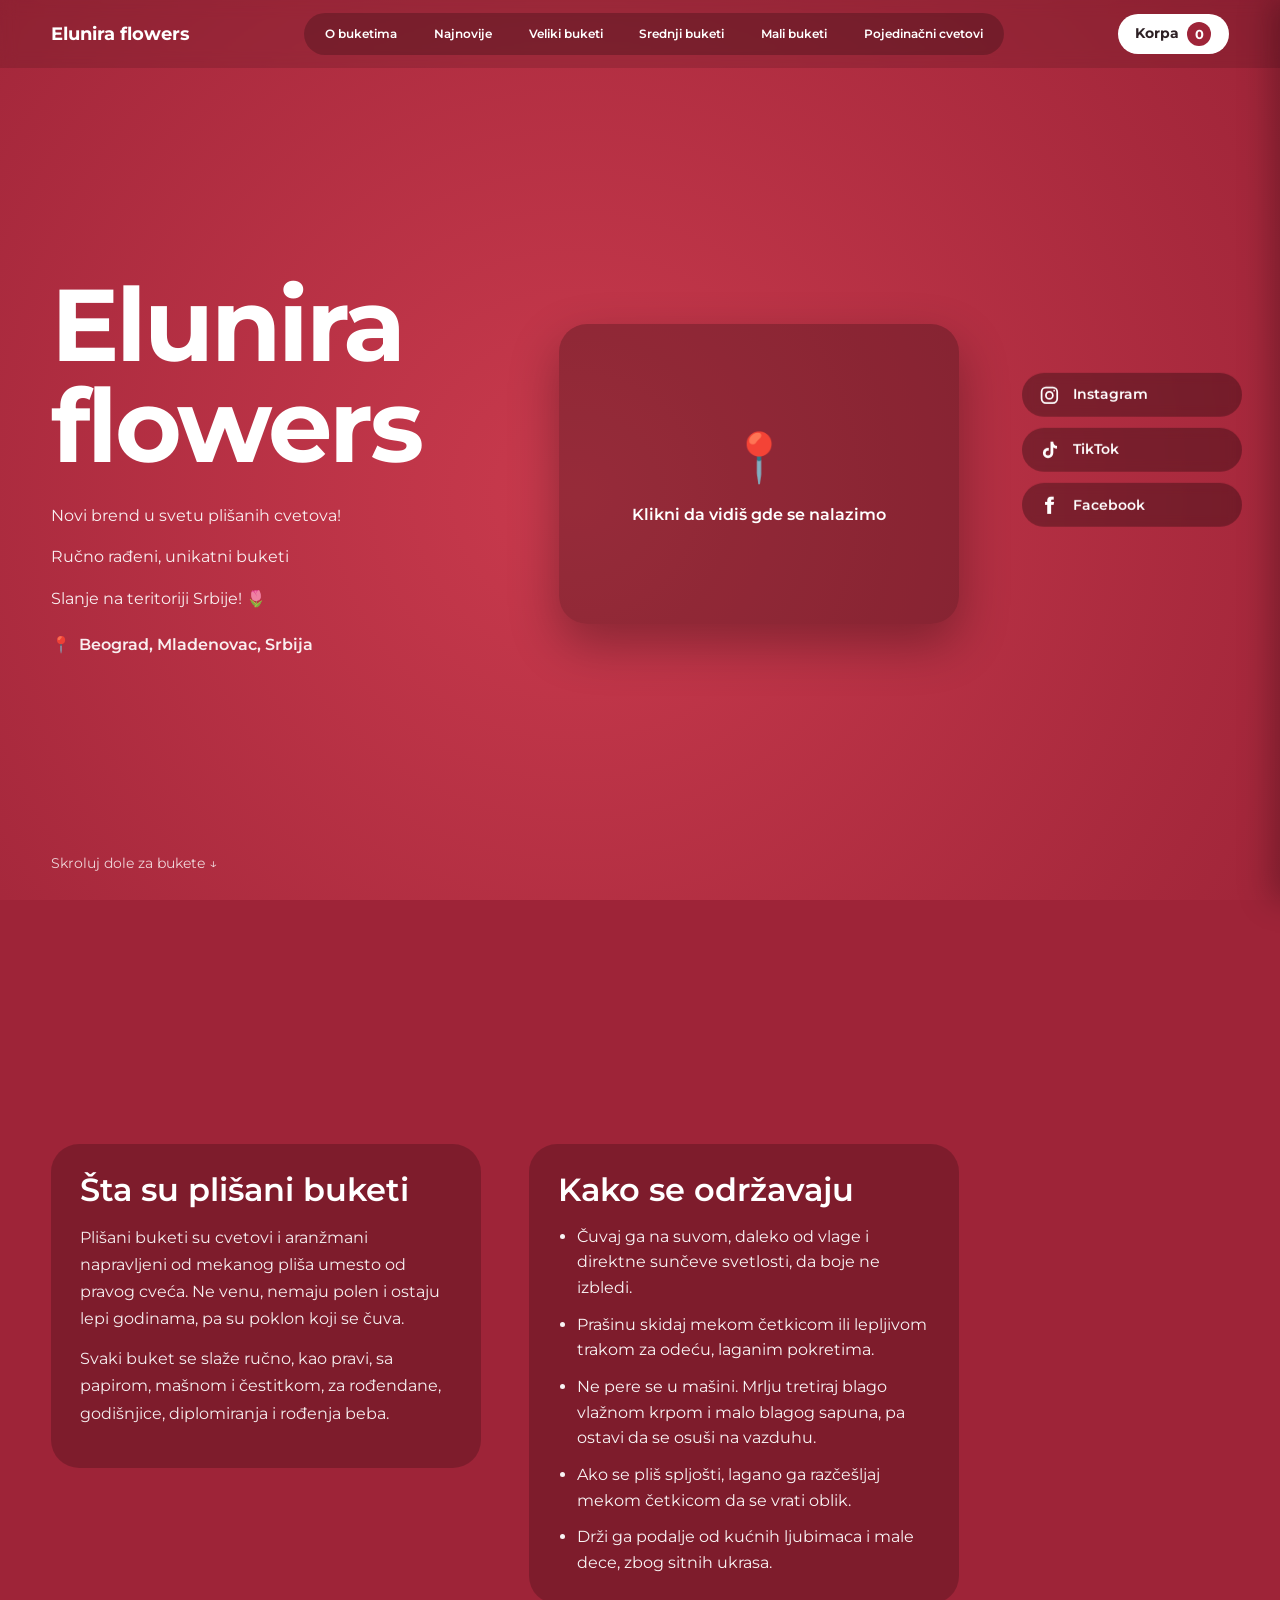
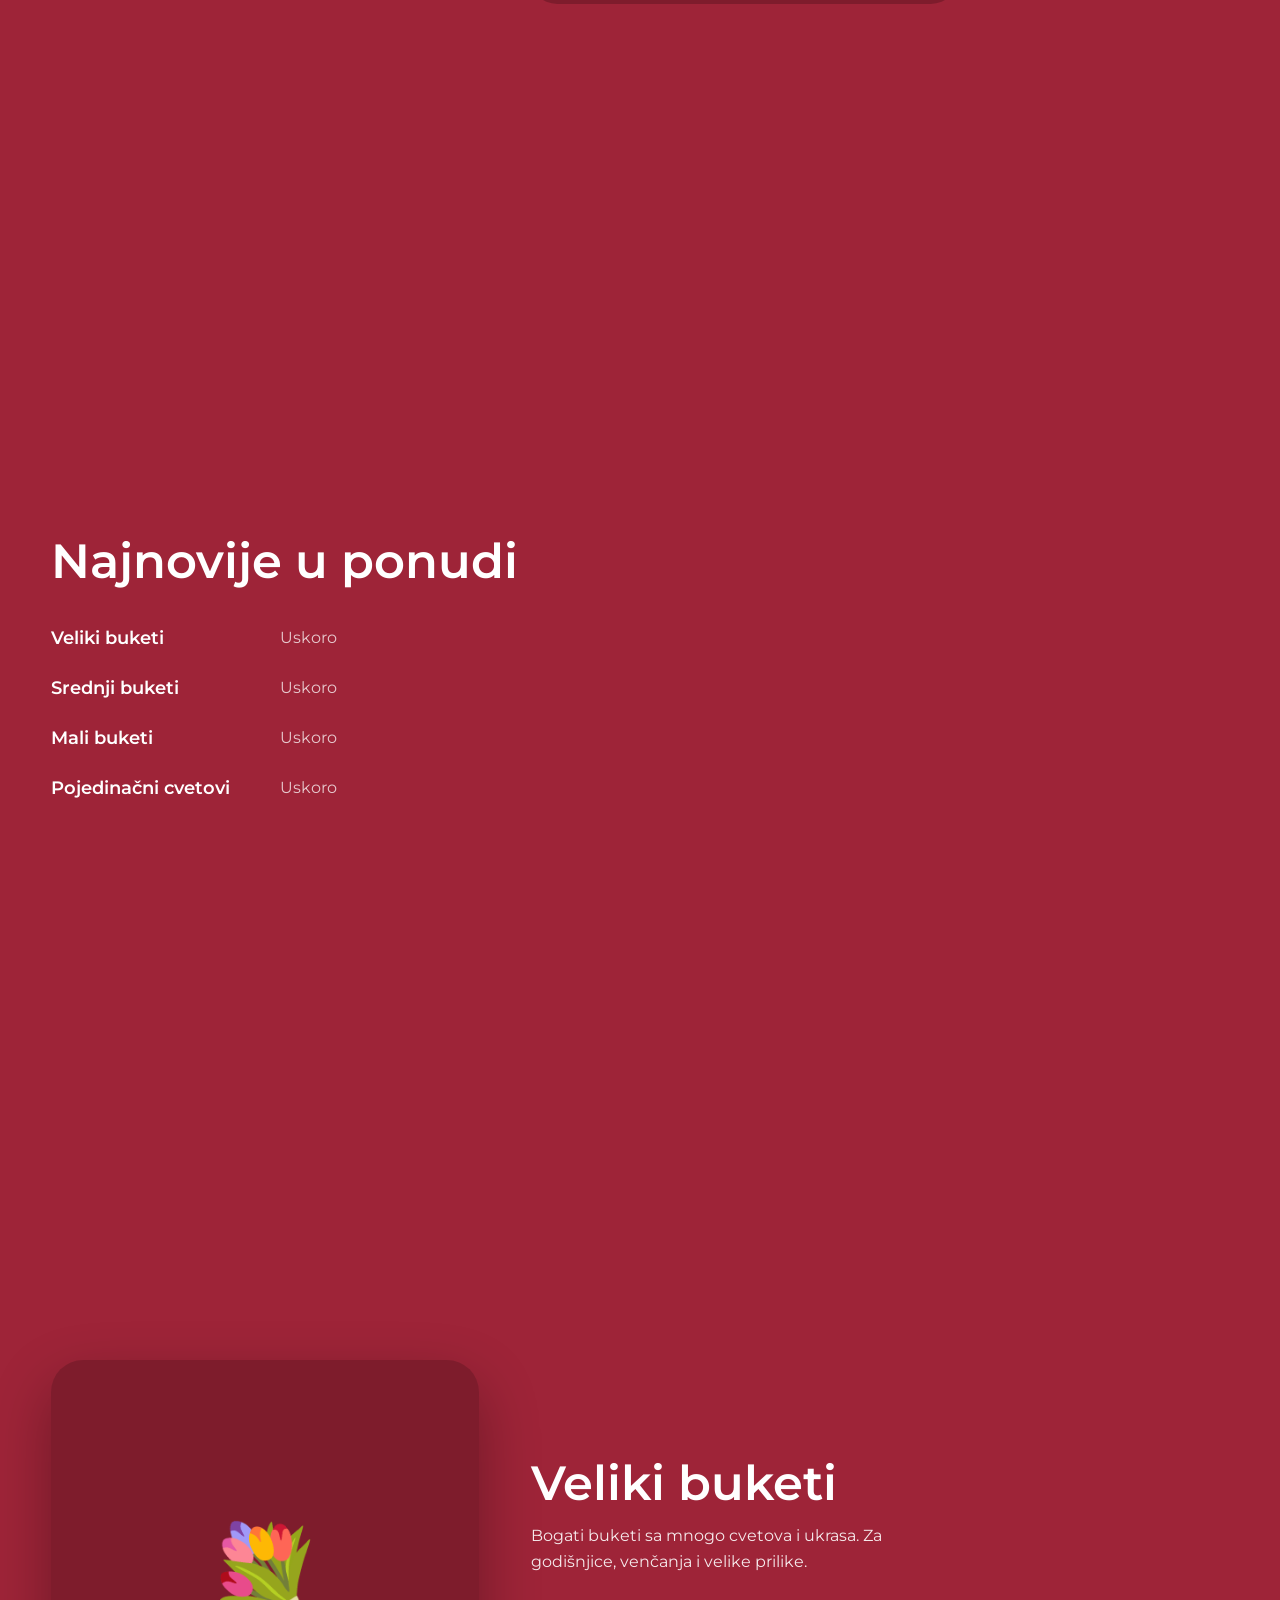
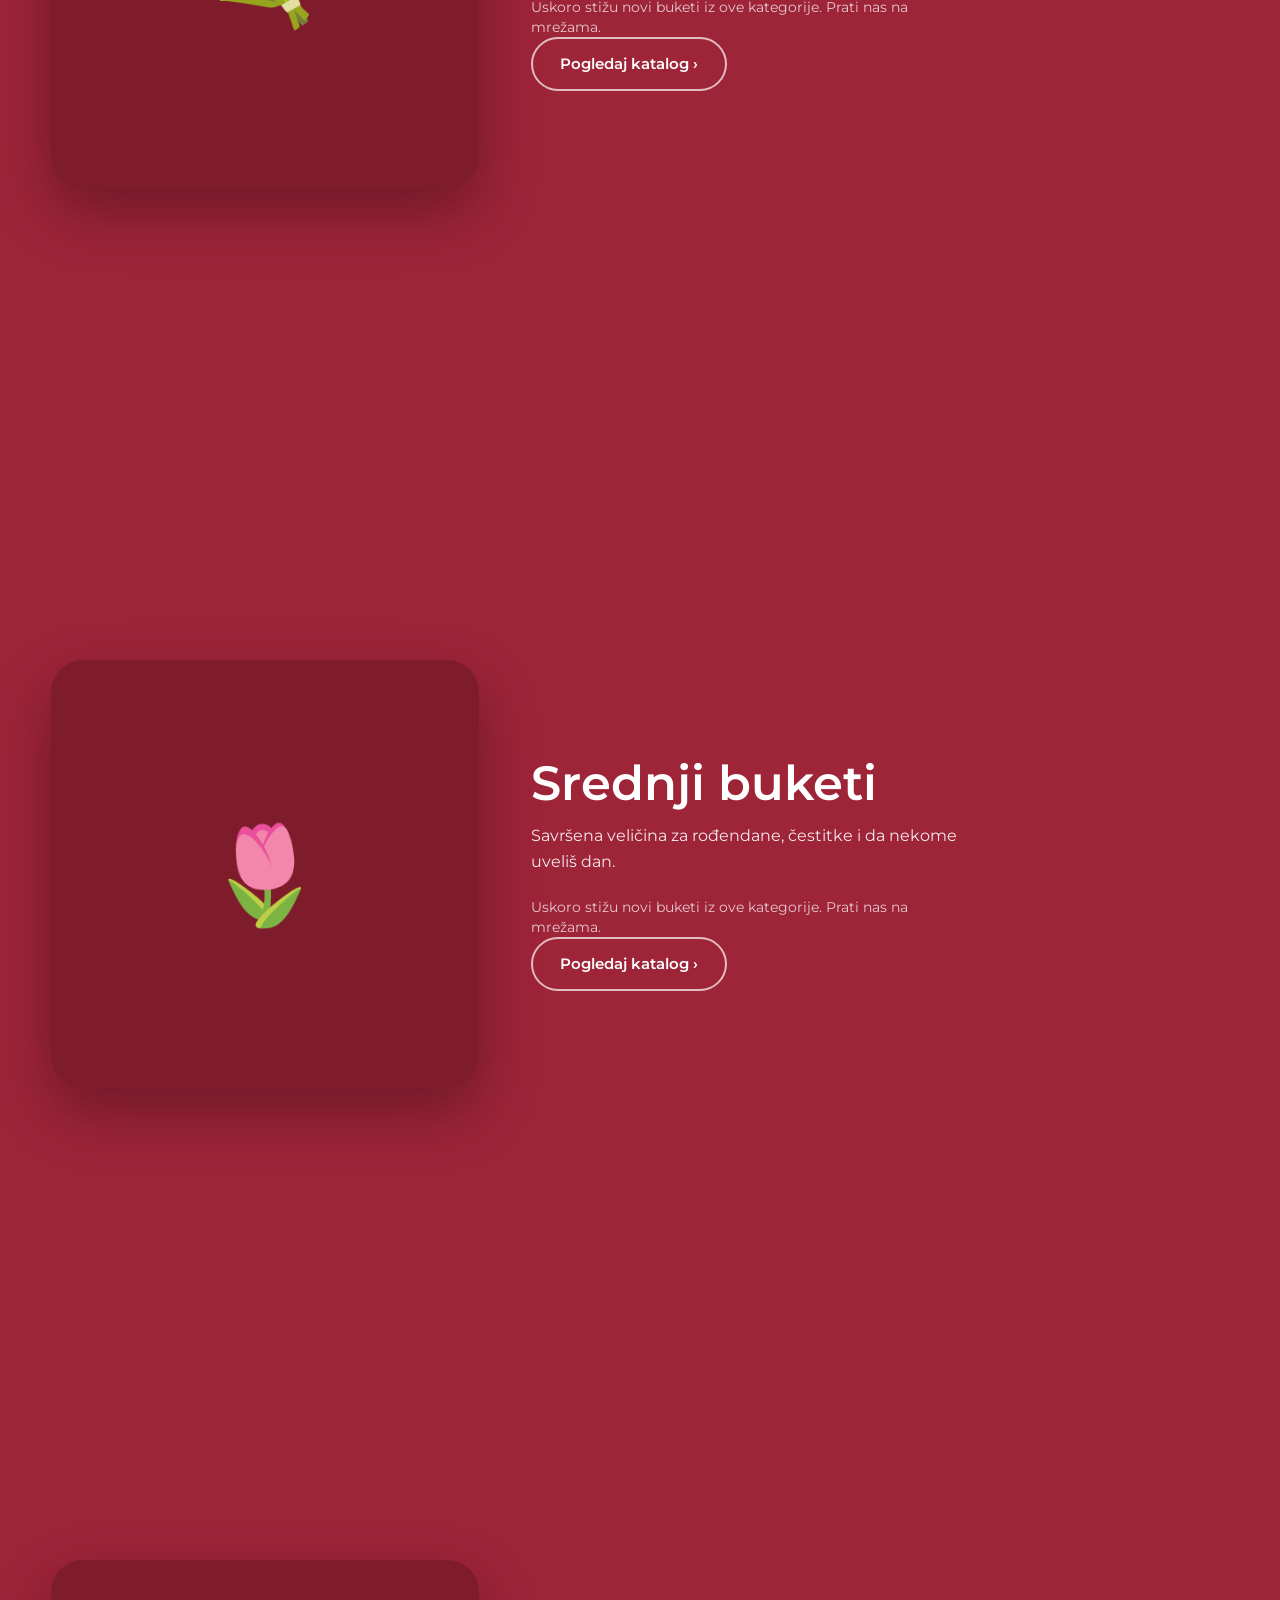
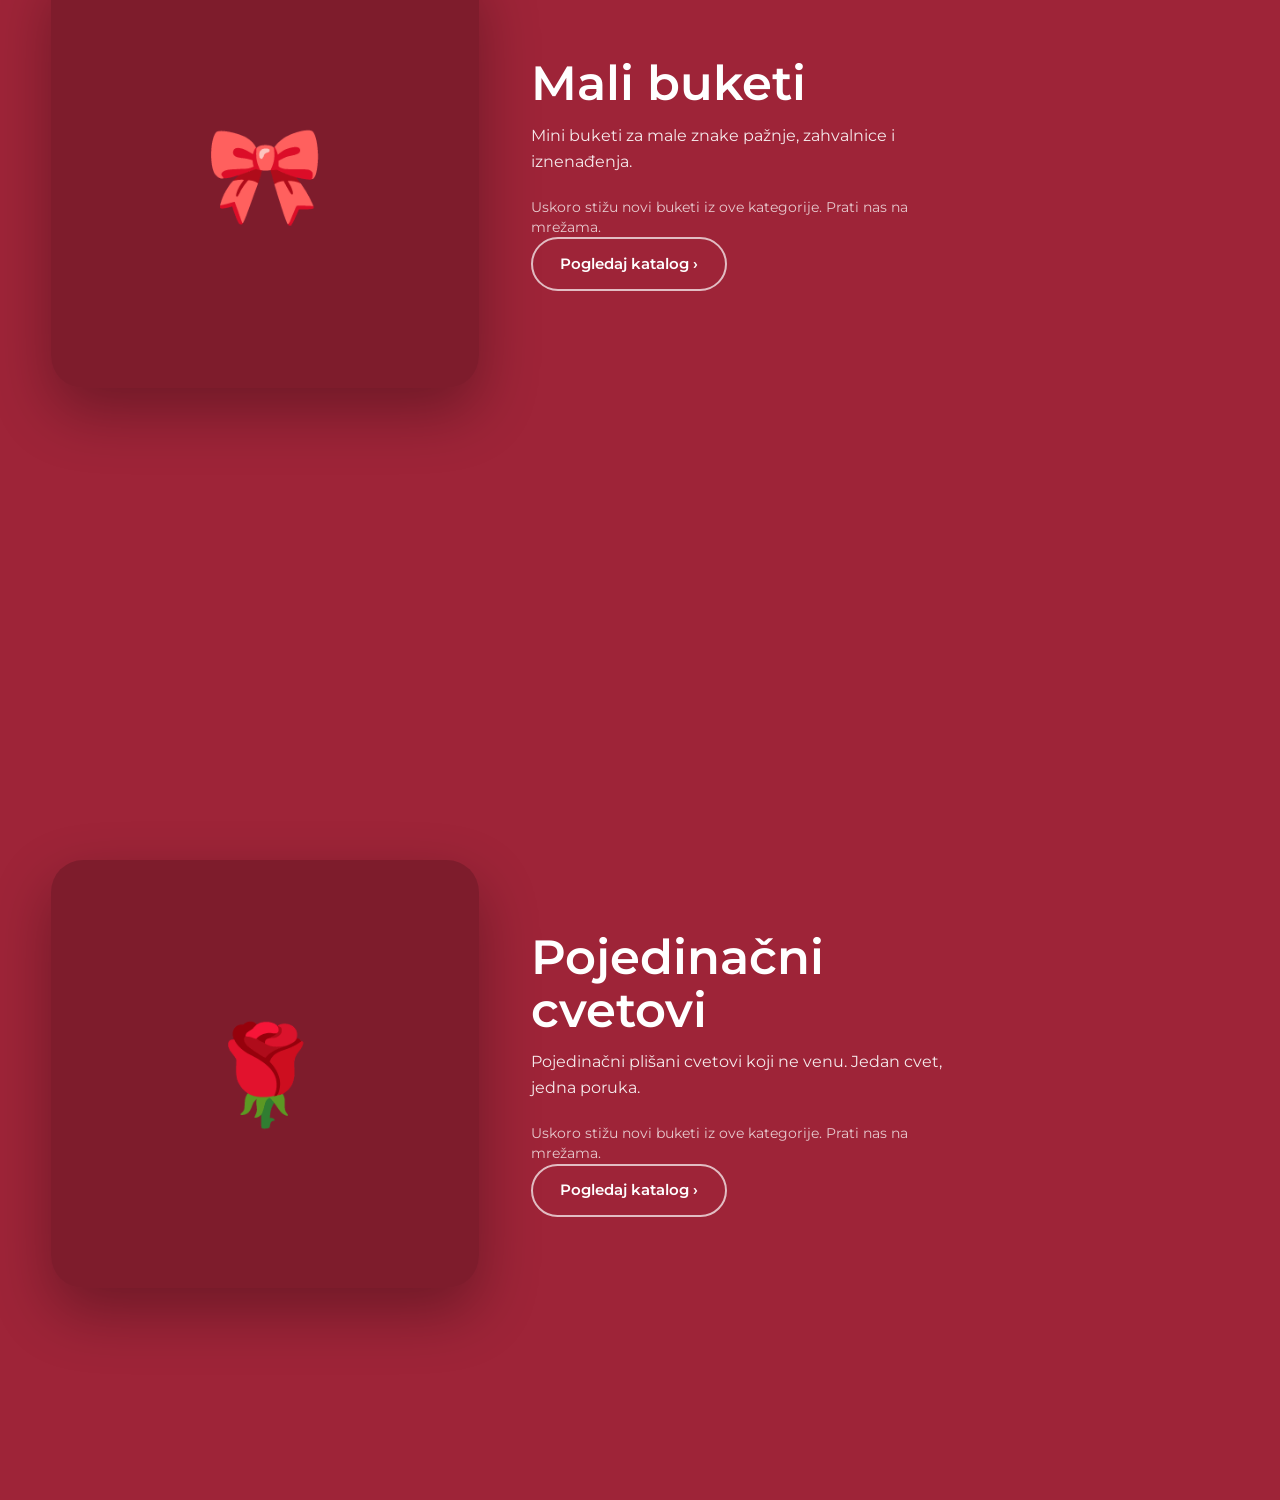
<file: index.html>
<!DOCTYPE html>
<html lang="sr">
<head>
  <meta charset="UTF-8">
  <meta name="viewport" content="width=device-width, initial-scale=1">
  <title>Plišani buketi</title>
  <meta name="description" content="Ručno pravljeni plišani buketi. Pogledaj ponudu i poruči.">
  <link rel="preconnect" href="https://fonts.googleapis.com">
  <link rel="preconnect" href="https://fonts.gstatic.com" crossorigin>
  <link href="https://fonts.googleapis.com/css2?family=Montserrat:wght@400;500;600;700&display=swap" rel="stylesheet">
  <link rel="stylesheet" href="style.css?v=12">
  <link rel="icon" type="image/png" href="logo.ico">
</head>
<body>
  <div class="bg"></div>
  <div class="watermark" id="watermark" aria-hidden="true"></div>

  <header class="bar">
    <a href="#/" class="logo" id="logo"></a>
    <nav class="links" id="links" aria-label="Sekcije"></nav>
    <button class="cart-btn" id="openCart">Korpa <span class="cart-count" id="cartCount">0</span></button>
  </header>

  <main>
    <div id="page">

      <!-- 1. Brend -->
      <section class="screen hero" id="o-nama">
        <div class="about">
          <h1 id="heroBrand"></h1>
          <div id="aboutText"></div>
          <p class="place"><span aria-hidden="true">📍</span> <span id="placeText"></span></p>
        </div>
        <div class="mapbox" id="mapBox">
          <button class="mapbtn" id="mapBtn"><span aria-hidden="true">📍</span>Klikni da vidiš gde se nalazimo</button>
        </div>
        <p class="hint">Skroluj dole za bukete &#8595;</p>
      </section>

      <!-- 2. O plišanim buketima i nega -->
      <section class="screen guide" id="nega">
        <div class="gcard"><h2 id="gTitle1"></h2><div id="gAbout"></div></div>
        <div class="gcard"><h2 id="gTitle2"></h2><ul id="gCare"></ul></div>
      </section>

      <!-- 3. Najnovije -->
      <section class="screen latest" id="novo">
        <h2>Najnovije u ponudi</h2>
        <div id="latest"></div>
      </section>

      <!-- 4. Kategorije (pravi JS) -->
      <div id="cats"></div>
    </div>

    <!-- Katalog jedne kategorije -->
    <section class="catalog" id="catalog" hidden>
      <div class="cat-head">
        <a href="#/" class="back" aria-label="Nazad na početnu">&#8249;</a>
        <div>
          <h2 id="catTitle"></h2>
          <p id="catCount"></p>
        </div>
      </div>
      <div class="grid" id="grid"></div>
    </section>
  </main>

  <!-- Društvene mreže: uvek na istom mestu -->
  <aside class="social" aria-label="Društvene mreže">
    <a data-net="instagram" href="#" target="_blank" rel="noopener">
      <svg viewBox="0 0 24 24" fill="none" stroke="currentColor" stroke-width="2" aria-hidden="true"><rect x="3" y="3" width="18" height="18" rx="5"/><circle cx="12" cy="12" r="4"/><circle cx="17.5" cy="6.5" r="1" fill="currentColor" stroke="none"/></svg>
      <span>Instagram</span>
    </a>
    <a data-net="tiktok" href="#" target="_blank" rel="noopener">
      <svg viewBox="0 0 24 24" fill="currentColor" aria-hidden="true"><path d="M16.5 2h-3.2v13.2a2.8 2.8 0 1 1-2-2.7V9.2a6 6 0 1 0 5.2 5.9V8.6a7.4 7.4 0 0 0 4.3 1.4V6.8A4.3 4.3 0 0 1 16.5 2z"/></svg>
      <span>TikTok</span>
    </a>
    <a data-net="facebook" href="#" target="_blank" rel="noopener">
      <svg viewBox="0 0 24 24" fill="currentColor" aria-hidden="true"><path d="M14 8V6.5c0-.7.3-1 1-1h2V2h-3c-3 0-4.5 1.8-4.5 4.4V8H7v3.5h2.5V22H14V11.5h2.8L17.5 8z"/></svg>
      <span>Facebook</span>
    </a>
  </aside>

  <!-- Mali meni sa strane (telefon) -->
  <div class="sidemenu" id="sidemenu">
    <button class="sm-handle" id="smHandle" aria-label="Meni sekcija" aria-expanded="false"><span aria-hidden="true">&#8249;</span></button>
    <nav class="sm-panel" id="smPanel" aria-label="Sekcije"></nav>
  </div>

  <!-- Prozor buketa -->
  <dialog class="pm" id="pm">
    <button class="x" id="pmClose" aria-label="Zatvori">&times;</button>
    <div class="pm-body">
      <div>
        <div class="pm-main"><span class="ph" id="pmEmoji"></span><img id="pmImg" alt=""></div>
        <div class="pm-thumbs" id="pmThumbs"></div>
      </div>
      <div class="pm-info">
        <h3 id="pmName"></h3>
        <p class="price" id="pmPrice"></p>
        <p class="pcount" id="pmCode"></p>
        <p class="desc" id="pmDesc"></p>
        <button class="btn" id="pmAdd">Dodaj u korpu</button>
      </div>
    </div>
  </dialog>

  <!-- Korpa -->
  <div class="overlay" id="overlay"></div>
  <aside class="drawer" id="drawer" aria-label="Korpa" aria-hidden="true">
    <div class="drawer-head">
      <h2>Tvoja korpa</h2>
      <button class="x" id="closeCart" aria-label="Zatvori korpu">&times;</button>
    </div>
    <div class="drawer-body" id="cartItems"></div>
    <div class="drawer-foot" id="cartFoot">
      <label class="field">Napomena (npr. poruka za čestitku)
        <textarea id="note" rows="2"></textarea>
      </label>
      <label class="field">Ime, adresa i telefon za dostavu
        <textarea id="address" rows="2"></textarea>
      </label>
      <p class="total">Ukupno: <strong id="cartTotal"></strong></p>
      <p class="cart-hint">Porudžbinu šalješ preko Instagrama: kopiramo je i otvaramo poruke, ti samo nalepiš i pošalješ.</p>
      <button class="btn block" id="sendIg">Pošalji porudžbinu na Instagram</button>
    </div>
  </aside>

  <script src="data.js?v=12"></script>
  <script src="script.js?v=12"></script>
</body>
</html>
</file>
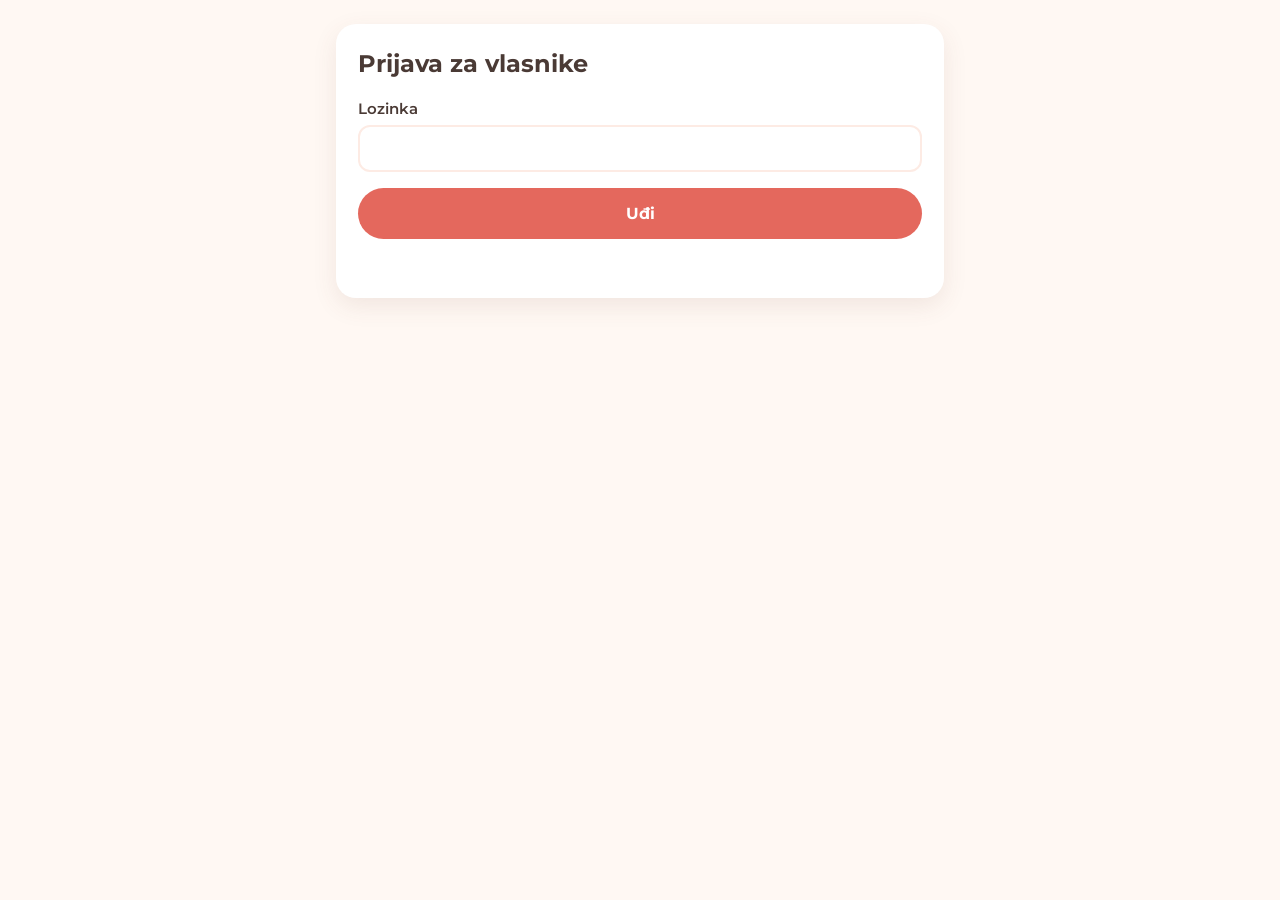
<file: admin.html>
<!DOCTYPE html>
<html lang="sr">
<head>
  <meta charset="UTF-8">
  <meta name="viewport" content="width=device-width, initial-scale=1">
  <meta name="robots" content="noindex, nofollow">
  <title>Upravljanje buketima</title>
  <link rel="preconnect" href="https://fonts.googleapis.com">
  <link rel="preconnect" href="https://fonts.gstatic.com" crossorigin>
  <link href="https://fonts.googleapis.com/css2?family=Montserrat:wght@400;600;700&display=swap" rel="stylesheet">
  <link rel="stylesheet" href="admin.css?v=8">
  <link rel="icon" type="image/png" href="logo.ico">
</head>
<body>
  <main class="wrap">

    <section class="card" id="login">
      <h1>Prijava za vlasnike</h1>
      <label>Lozinka
        <input type="password" id="pw" autocomplete="current-password">
      </label>
      <button class="btn" id="loginBtn">Uđi</button>
      <p class="msg" id="loginMsg" role="status"></p>
    </section>

    <div id="app" hidden>
      <header class="top">
        <h1>Novi buket</h1>
        <div>
          <a href="index.html" target="_blank" rel="noopener">Pogledaj sajt</a>
          <button class="link" id="logout">Odjavi se</button>
        </div>
      </header>

      <section class="card">
        <form id="form">
          <label>Kategorija
            <select id="cat" required></select>
          </label>
          <label>Naziv (nije obavezno)
            <input id="name" autocomplete="off">
          </label>
          <label>Cena u dinarima
            <input id="price" inputmode="numeric" autocomplete="off" required>
          </label>
          <label>Opis
            <textarea id="desc" rows="4"></textarea>
          </label>

          <div class="drop" id="drop" tabindex="0" role="button" aria-label="Dodaj slike">
            Prevuci slike ovde, pritisni da ih izabereš, ili nalepi sliku (Ctrl+V).<br>
            <small>Do 4 slike. Prva je glavna.</small>
            <input type="file" id="file" accept="image/*" multiple hidden>
          </div>
          <div class="previews" id="previews"></div>

          <button class="btn" id="submit">Objavi na sajt</button>
          <p class="msg" id="msg" role="status"></p>
        </form>
      </section>

      <h2>Poslednje dodato</h2>
      <div class="list" id="list"></div>
    </div>

  </main>
  <script src="data.js?v=8"></script>
  <script src="admin.js?v=8"></script>
</body>
</html>
</file>
<file: style.css>
@property --p1 { syntax: '<color>'; inherits: true; initial-value: #c93a4d; }
@property --p2 { syntax: '<color>'; inherits: true; initial-value: #9e2438; }

:root {
  --p1: #c93a4d; --p2: #9e2438;
  --dark: #2d2024;
  --pad: clamp(1.2rem, 4vw, 3.5rem);
  --side: 270px; /* mesto za dugmad društvenih mreža desno */
  transition: --p1 .8s ease, --p2 .8s ease;
}

* { box-sizing: border-box; margin: 0; padding: 0; }
html { scroll-behavior: smooth; background: var(--p2); }
[hidden] { display: none !important; }
a { color: inherit; text-decoration: none; }
button { font: inherit; color: inherit; cursor: pointer; border: 0; background: none; }
:focus-visible { outline: 3px solid #fff; outline-offset: 3px; }

body { font-family: 'Montserrat', system-ui, sans-serif; color: #fff; line-height: 1.5; }
main, .bar, .social { position: relative; z-index: 1; }
.bg { position: fixed; inset: 0; z-index: 0; background: radial-gradient(circle at 45% 55%, var(--p1), var(--p2)); }
.watermark {
  position: fixed; inset: 0; z-index: 0; display: grid; place-items: center; text-align: center; padding: 0 2rem;
  font-weight: 700; font-size: clamp(4.5rem, 16vw, 15rem); line-height: .95; letter-spacing: -.03em;
  color: rgba(255, 255, 255, .08); opacity: 0; transition: opacity .6s; pointer-events: none; user-select: none;
}
body.past-hero .watermark { opacity: 1; }

/* Gornja traka */
.bar { position: fixed; top: 0; left: 0; right: 0; z-index: 20; display: flex; align-items: center; justify-content: space-between; gap: 1rem; padding: .8rem var(--pad); background: rgba(0, 0, 0, .12); backdrop-filter: blur(8px); }
.logo { font-weight: 700; font-size: 1.1rem; white-space: nowrap; }
.links { display: flex; gap: .3rem; padding: .3rem; border-radius: 22px; background: rgba(0, 0, 0, .22); }
.links button { padding: .45rem 1rem; border-radius: 999px; font-size: .78rem; font-weight: 600; transition: background .25s, color .25s; }
.links button:hover { background: rgba(255, 255, 255, .15); }
.links button[aria-current="true"] { background: #fff; color: var(--dark); }
.cart-btn { display: flex; align-items: center; gap: .5rem; padding: .5rem 1.1rem; border-radius: 999px; background: #fff; color: var(--dark); font-weight: 700; font-size: .9rem; }
.cart-count { display: grid; place-items: center; min-width: 1.5rem; height: 1.5rem; border-radius: 999px; background: var(--p2); color: #fff; font-size: .8rem; }

/* Opšte */
.screen { min-height: 100vh; min-height: 100svh; scroll-snap-align: start; display: grid; align-content: center; padding: 6rem calc(var(--side) + var(--pad)) 3rem var(--pad); position: relative; }
h2 { font-size: clamp(1.8rem, 4vw, 3rem); font-weight: 600; line-height: 1.1; }
.ph { position: absolute; font-size: 2.6rem; }
.btn { display: inline-block; padding: .85rem 1.7rem; border-radius: 999px; background: #fff; color: var(--dark); font-weight: 600; font-size: .92rem; text-align: center; border: 2px solid #fff; transition: transform .2s, background .2s, color .2s; }
.btn:hover { transform: translateY(-2px); }
.btn.ghost { background: transparent; color: #fff; border-color: rgba(255, 255, 255, .7); }
.btn.ghost:hover { background: #fff; color: var(--dark); }
.btn.block { display: block; width: 100%; }
.x { position: absolute; top: .7rem; right: .9rem; z-index: 3; width: 2.2rem; height: 2.2rem; border-radius: 50%; font-size: 1.5rem; line-height: 1; background: rgba(0, 0, 0, .35); }

/* 1. Brend */
.hero { grid-template-columns: 1.15fr 1fr; gap: 3rem; align-items: center; }
.hero h1 { font-size: clamp(3rem, 8vw, 7rem); line-height: .98; font-weight: 700; letter-spacing: -.03em; margin-bottom: 1.6rem; }
.about p { max-width: 34rem; line-height: 1.7; opacity: .92; margin-bottom: .9rem; }
.place { display: flex; gap: .5rem; font-weight: 600; margin-top: 1.2rem; }
.mapbox { position: relative; aspect-ratio: 4 / 3; border-radius: 28px; overflow: hidden; background: rgba(0, 0, 0, .25); box-shadow: 0 20px 50px rgba(0, 0, 0, .3); }
.mapbtn { width: 100%; height: 100%; display: grid; place-content: center; gap: .6rem; text-align: center; font-weight: 600; transition: background .2s; }
.mapbtn:hover { background: rgba(255, 255, 255, .08); }
.mapbtn span { font-size: 3rem; }
.mapbox iframe { width: 100%; height: 100%; border: 0; }
.maplink { position: absolute; left: .8rem; bottom: .8rem; padding: .5rem 1rem; border-radius: 999px; background: #fff; color: var(--dark); font-size: .82rem; font-weight: 600; }
.hint { position: absolute; left: var(--pad); bottom: 1.6rem; font-size: .9rem; opacity: .8; }

/* 2. Najnovije */
.latest h2 { margin-bottom: 1.6rem; }
.lrow { display: grid; grid-template-columns: 210px 1fr; align-items: center; gap: 1.2rem; padding: .7rem 0; }
.llabel { text-align: left; font-weight: 600; font-size: 1.15rem; }
.llabel:hover { text-decoration: underline; }
.limgs { display: flex; gap: .9rem; }
.lthumb { position: relative; height: clamp(100px, 18vh, 200px); aspect-ratio: 1; border-radius: 22px; overflow: hidden; background: rgba(0, 0, 0, .2); display: grid; place-items: center; transition: transform .2s; }
.lthumb:hover { transform: translateY(-4px); }
.lthumb img, .thumb img, .frame img { position: relative; width: 100%; height: 100%; object-fit: cover; }
.soon { opacity: .75; }

/* 3. Kategorije */
.cat { grid-template-columns: 1fr 1fr; gap: clamp(1.5rem, 4vw, 4rem); align-items: center; }
.cat-media { position: relative; width: 100%; max-width: 520px; margin: 0 auto; }
.frame { position: relative; aspect-ratio: 1; max-height: 68vh; border-radius: 32px; overflow: hidden; background: rgba(0, 0, 0, .2); display: grid; place-items: center; cursor: zoom-in; box-shadow: 0 24px 60px rgba(0, 0, 0, .3); margin: 0 auto; }
.frame .ph { font-size: 6rem; }
.frame.swap { animation: rise .45s cubic-bezier(.2, .8, .2, 1); }
@keyframes rise { from { opacity: 0; transform: translateY(20px) scale(.96); } to { opacity: 1; transform: none; } }
.car { position: absolute; top: 50%; translate: 0 -50%; z-index: 2; width: 2.7rem; height: 2.7rem; border-radius: 50%; background: rgba(0, 0, 0, .4); font-size: 1.7rem; line-height: 1; transition: background .2s; }
.car:hover { background: rgba(0, 0, 0, .65); }
.car.prev { left: .8rem; } .car.next { right: .8rem; }
.lead { max-width: 28rem; opacity: .9; margin: .8rem 0 1.4rem; line-height: 1.6; }
.pinfo { display: grid; gap: .5rem; margin-bottom: 1.6rem; }
.pname { font-size: 1.4rem; font-weight: 600; }
.price { font-size: 1.8rem; font-weight: 700; }
.desc, .pdesc { max-width: 30rem; line-height: 1.65; opacity: .92; }
.pcount, .pempty { font-size: .85rem; opacity: .75; }
.actions { display: flex; flex-wrap: wrap; gap: .8rem; }

/* Katalog */
.catalog { min-height: 100vh; padding: 6rem calc(var(--side) + var(--pad)) 3rem var(--pad); }
.cat-head { display: flex; align-items: center; gap: 1rem; margin-bottom: 1.6rem; }
.back { width: 2.2rem; height: 2.2rem; border-radius: 50%; display: grid; place-items: center; font-size: 1.5rem; line-height: 1; background: rgba(0, 0, 0, .3); transition: background .2s, color .2s; }
.back:hover { background: #fff; color: var(--dark); }
.cat-head p { font-size: .9rem; opacity: .8; }
.grid { display: grid; grid-template-columns: repeat(auto-fill, minmax(210px, 1fr)); gap: 1.1rem; }
.card { display: grid; gap: .4rem; text-align: left; padding: .7rem; border-radius: 24px; background: rgba(0, 0, 0, .2); transition: transform .2s, background .2s; }
.card:hover { transform: translateY(-4px); background: rgba(0, 0, 0, .32); }
.thumb { position: relative; aspect-ratio: 1; border-radius: 18px; overflow: hidden; display: grid; place-items: center; background: rgba(255, 255, 255, .08); }
.card strong { font-size: .95rem; font-weight: 600; padding: 0 .3rem; }
.cprice { font-weight: 700; padding: 0 .3rem .2rem; }
.empty { grid-column: 1 / -1; opacity: .85; padding: 2rem 0; }

/* Prozor buketa */
.pm { margin: auto; border: 0; border-radius: 28px; padding: 1.2rem; background: var(--p2); color: #fff; width: min(94vw, 860px); max-height: 92vh; overflow: auto; }
.pm::backdrop { background: rgba(0, 0, 0, .65); }
.pm-body { display: grid; grid-template-columns: 1fr 1fr; gap: 1.4rem; }
.pm-main { position: relative; aspect-ratio: 1; border-radius: 20px; overflow: hidden; background: rgba(0, 0, 0, .2); display: grid; place-items: center; }
.pm-main img { position: relative; width: 100%; height: 100%; object-fit: cover; }
.pm-thumbs { display: flex; flex-wrap: wrap; gap: .5rem; margin-top: .6rem; }
.pm-thumbs button { width: 58px; height: 58px; border-radius: 12px; overflow: hidden; opacity: .75; }
.pm-thumbs button:hover { opacity: 1; }
.pm-thumbs img { width: 100%; height: 100%; object-fit: cover; }
.pm-info { display: grid; align-content: center; gap: .8rem; justify-items: start; }
.pm-info h3 { font-size: 1.6rem; font-weight: 600; }

/* Korpa */
.overlay { position: fixed; inset: 0; background: rgba(45, 32, 36, .55); opacity: 0; pointer-events: none; transition: opacity .3s; z-index: 30; }
.overlay.open { opacity: 1; pointer-events: auto; }
.drawer { position: fixed; top: 0; right: 0; height: 100%; width: min(430px, 100%); background: var(--p2); z-index: 40; display: flex; flex-direction: column; transform: translateX(100%); transition: transform .3s; box-shadow: -10px 0 30px rgba(0, 0, 0, .25); }
.drawer.open { transform: none; }
.drawer-head { position: relative; padding: 1.2rem 1.4rem; border-bottom: 1px solid rgba(255, 255, 255, .15); }
.drawer-head h2 { font-size: 1.5rem; }
.drawer-body { flex: 1; overflow-y: auto; padding: 1rem 1.4rem; }
.drawer-body .empty { text-align: center; padding: 3rem 0; }
.line { display: grid; grid-template-columns: 64px 1fr auto; gap: .8rem; align-items: center; padding: .8rem 0; border-bottom: 1px solid rgba(255, 255, 255, .12); }
.line-img { position: relative; width: 64px; height: 64px; border-radius: 14px; overflow: hidden; display: grid; place-items: center; background: rgba(0, 0, 0, .25); }
.line-img .ph { font-size: 1.6rem; }
.line-img img { position: relative; width: 100%; height: 100%; object-fit: cover; }
.line-info strong { display: block; font-size: .95rem; }
.qty { display: inline-flex; align-items: center; gap: .5rem; margin-top: .3rem; }
.qty button { width: 1.8rem; height: 1.8rem; border-radius: 50%; background: rgba(255, 255, 255, .2); font-weight: 700; }
.remove { font-size: .82rem; opacity: .8; text-decoration: underline; }
.drawer-foot { display: grid; gap: .7rem; padding: 1rem 1.4rem 1.4rem; border-top: 1px solid rgba(255, 255, 255, .15); }
.field { display: grid; gap: .3rem; font-weight: 600; font-size: .88rem; }
textarea { font: inherit; font-weight: 400; color: var(--dark); border: 0; border-radius: 14px; padding: .6rem .8rem; background: #fff; resize: vertical; }
.total { font-size: 1.1rem; display: flex; justify-content: space-between; }

/* Društvene mreže (uvek na istom mestu) */
.social { position: fixed; z-index: 10; right: clamp(1rem, 3vw, 3rem); top: 50%; transform: translateY(-50%); display: grid; gap: .7rem; width: 220px; }
.social p { font-size: .95rem; font-weight: 600; line-height: 1.4; text-align: right; margin-bottom: .4rem; }
.social a { display: flex; align-items: center; gap: .8rem; padding: .7rem 1.1rem; border-radius: 999px; background: rgba(0, 0, 0, .3); backdrop-filter: blur(6px); font-weight: 600; font-size: .9rem; transition: background .2s, color .2s, transform .2s; }
.social a:hover { background: #fff; color: var(--dark); transform: translateX(-4px); }
.social svg { width: 1.3rem; height: 1.3rem; flex: none; }

/* Telefon */
@media (max-width: 900px) {
  :root { --side: 0px; }
  .screen, .catalog { padding: 5.5rem var(--pad) 6.5rem; }
  .hero, .cat, .pm-body { grid-template-columns: 1fr; gap: 1.8rem; }
  .hero h1 { margin-bottom: 1rem; }
  .hint { display: none; }
  .lrow { grid-template-columns: 1fr; gap: .4rem; }
  .lthumb { height: auto; width: calc((100vw - 2 * var(--pad) - 1.8rem) / 3); }
  .frame { max-height: 52vh; }
  .grid { grid-template-columns: repeat(2, 1fr); gap: .7rem; }
  .social { top: auto; bottom: 0; left: 0; right: 0; transform: none; width: 100%; grid-auto-flow: column; grid-auto-columns: 1fr; gap: .5rem; padding: .7rem .8rem calc(.7rem + env(safe-area-inset-bottom)); background: var(--p2); box-shadow: 0 -8px 24px rgba(0, 0, 0, .25); }
  .social p { display: none; }
  .social a { justify-content: center; padding: .65rem .4rem; gap: .5rem; font-size: .8rem; }
  .social a:hover { transform: none; }
  .drawer { padding-bottom: 0; }
}

@media (prefers-reduced-motion: reduce) {
  html { scroll-behavior: auto; }
  .frame.swap { animation: none; }
  :root { transition: none; }
}

/* Prozor porudžbine za Instagram */
.od h2 { font-size: 1.5rem; margin-bottom: .4rem; padding-right: 2.5rem; }
.od > p { opacity: .9; }
.od-steps { list-style: none; display: grid; gap: 1.3rem; margin-top: 1.2rem; }
.od-steps li { display: grid; gap: .6rem; justify-items: start; }
.od-steps .btn { padding: .6rem 1.2rem; }
.od-steps small { opacity: .85; }
.od-row { display: flex; flex-wrap: wrap; gap: .6rem; }
#odImg { max-width: min(240px, 100%); border-radius: 12px; background: #fff; }
.od-steps.simple { list-style: decimal; padding-left: 1.3rem; gap: .4rem; margin: 1rem 0; }
.od-more { margin-top: 1.2rem; display: grid; gap: .6rem; }
.od-more summary { cursor: pointer; font-weight: 600; font-size: .92rem; }
.od-more img { margin: .6rem 0; }
.ccode { padding: 0 .3rem .2rem; font-size: .8rem; opacity: .75; }
.ver { display: block; opacity: .6; font-size: .75rem; margin-top: .2rem; }

/* Nega i održavanje */
.guide { grid-template-columns: 1fr 1fr; gap: clamp(1.5rem, 4vw, 3rem); align-items: start; }
.gcard { background: rgba(0, 0, 0, .2); border-radius: 28px; padding: 1.8rem; }
.gcard h2 { font-size: clamp(1.4rem, 2.6vw, 2rem); margin-bottom: 1rem; }
.gcard p { line-height: 1.7; opacity: .92; margin-bottom: .8rem; }
.gcard ul { padding-left: 1.2rem; display: grid; gap: .7rem; line-height: 1.6; opacity: .95; }
.cart-hint { font-size: .85rem; line-height: 1.5; opacity: .9; }
.drawer-body .btn { margin-top: 1rem; }
@media (max-width: 900px) { .guide { grid-template-columns: 1fr; } }

/* Na užim ekranima dugmad sekcija su sakrivena (nema mesta) */
@media (max-width: 1250px) { .links { display: none; } }

/* Mali meni sa desne strane (telefon): uvlači se i prati kroz ceo sajt */
.sidemenu { display: none; }
@media (max-width: 900px) {
  .sidemenu { --pw: 200px; display: flex; align-items: center; position: fixed; right: 0; top: 40%; z-index: 15; transform: translateX(var(--pw)); transition: transform .3s ease; }
  .sidemenu.open { transform: none; }
  .sm-handle { width: 24px; height: 56px; border-radius: 14px 0 0 14px; background: rgba(0, 0, 0, .5); backdrop-filter: blur(6px); font-size: 1.4rem; line-height: 1; opacity: .7; transition: opacity .3s; }
  .sidemenu.open .sm-handle { opacity: 1; }
  .sm-handle span { display: inline-block; transition: transform .3s; }
  .sidemenu.open .sm-handle span { transform: rotate(180deg); }
  .sm-panel { width: var(--pw); display: grid; gap: .2rem; padding: .6rem; border-radius: 18px 0 0 18px; background: rgba(0, 0, 0, .68); backdrop-filter: blur(8px); visibility: hidden; transition: visibility 0s .3s; }
  .sidemenu.open .sm-panel { visibility: visible; transition-delay: 0s; }
  .sm-panel button { text-align: left; padding: .8rem .9rem; border-radius: 12px; font-size: .92rem; font-weight: 600; }
  .sm-panel button[aria-current="true"] { background: #fff; color: var(--dark); }
}
</file>
<file: admin.css>
:root { --coral: #e4685d; --coral-dark: #c94f45; --bg: #fff8f3; --tint: #fdebe4; --text: #4a3a35; --muted: #8a7770; }
* { box-sizing: border-box; margin: 0; padding: 0; }
body { font-family: 'Montserrat', system-ui, sans-serif; background: var(--bg); color: var(--text); line-height: 1.5; }
[hidden] { display: none !important; }
.wrap { max-width: 640px; margin: 0 auto; padding: 1.5rem 1rem 4rem; }
h1 { font-size: 1.5rem; }
h2 { font-size: 1.2rem; margin: 2rem 0 .8rem; }
.top { display: flex; justify-content: space-between; align-items: center; gap: 1rem; margin-bottom: 1rem; }
.top a, .link { color: var(--coral-dark); font: inherit; font-size: .9rem; text-decoration: underline; background: none; border: 0; cursor: pointer; margin-left: .8rem; }
.card { background: #fff; border-radius: 20px; padding: 1.4rem; box-shadow: 0 8px 24px rgba(120, 70, 60, .1); display: grid; gap: 1rem; }
form { display: grid; gap: 1rem; }
label { display: grid; gap: .3rem; font-weight: 600; font-size: .92rem; }
input, select, textarea { font: inherit; font-weight: 400; color: var(--text); border: 2px solid var(--tint); border-radius: 12px; padding: .65rem .8rem; background: #fff; width: 100%; }
input:focus, select:focus, textarea:focus { outline: none; border-color: var(--coral); }
.btn { font: inherit; font-weight: 700; color: #fff; background: var(--coral); border: 0; border-radius: 999px; padding: .85rem 1.6rem; cursor: pointer; }
.btn:hover { background: var(--coral-dark); }
.btn:disabled { opacity: .6; cursor: wait; }
.drop { border: 2px dashed var(--coral); border-radius: 16px; padding: 1.4rem 1rem; text-align: center; cursor: pointer; background: var(--bg); }
.drop:hover, .drop.over, .drop:focus-visible { background: var(--tint); outline: none; }
.drop small { color: var(--muted); }
.previews { display: flex; flex-wrap: wrap; gap: .6rem; }
.prev { position: relative; width: 84px; height: 84px; border-radius: 12px; overflow: hidden; }
.prev img { width: 100%; height: 100%; object-fit: cover; }
.prev button { position: absolute; top: 3px; right: 3px; width: 22px; height: 22px; border-radius: 50%; border: 0; background: rgba(0, 0, 0, .65); color: #fff; cursor: pointer; line-height: 1; }
.msg { min-height: 1.4em; font-weight: 600; font-size: .92rem; }
.msg.ok { color: #1f8a4c; } .msg.err { color: #c0392b; }
.list { display: grid; gap: .7rem; }
.item { display: grid; grid-template-columns: 56px 1fr auto; gap: .8rem; align-items: center; background: #fff; border-radius: 16px; padding: .6rem .8rem; }
.item img, .item .noimg { width: 56px; height: 56px; border-radius: 10px; object-fit: cover; background: var(--tint); }
.item.off { opacity: .55; }
.item small { color: var(--muted); display: block; }
.item button { font: inherit; font-size: .85rem; border: 2px solid var(--tint); background: #fff; border-radius: 999px; padding: .35rem .9rem; cursor: pointer; color: var(--text); }
.item button:hover { border-color: var(--coral); }
</file>
